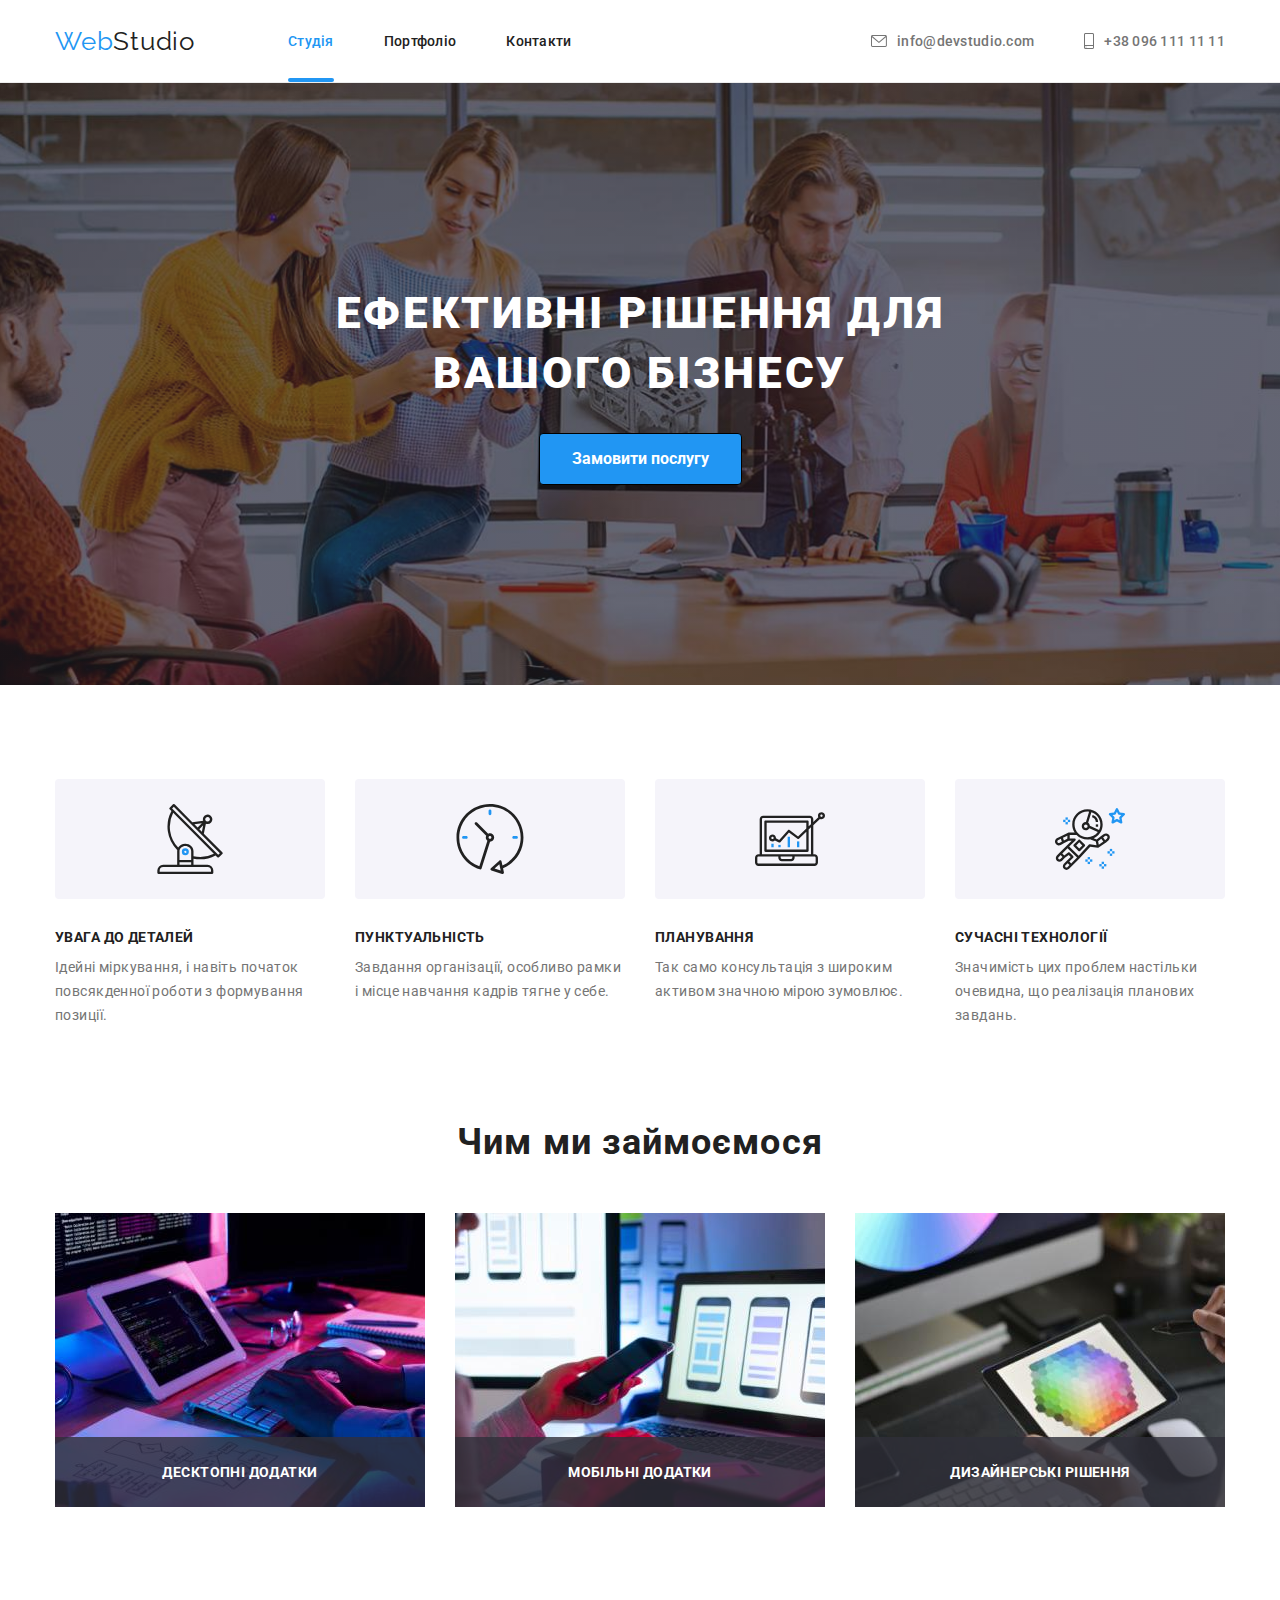
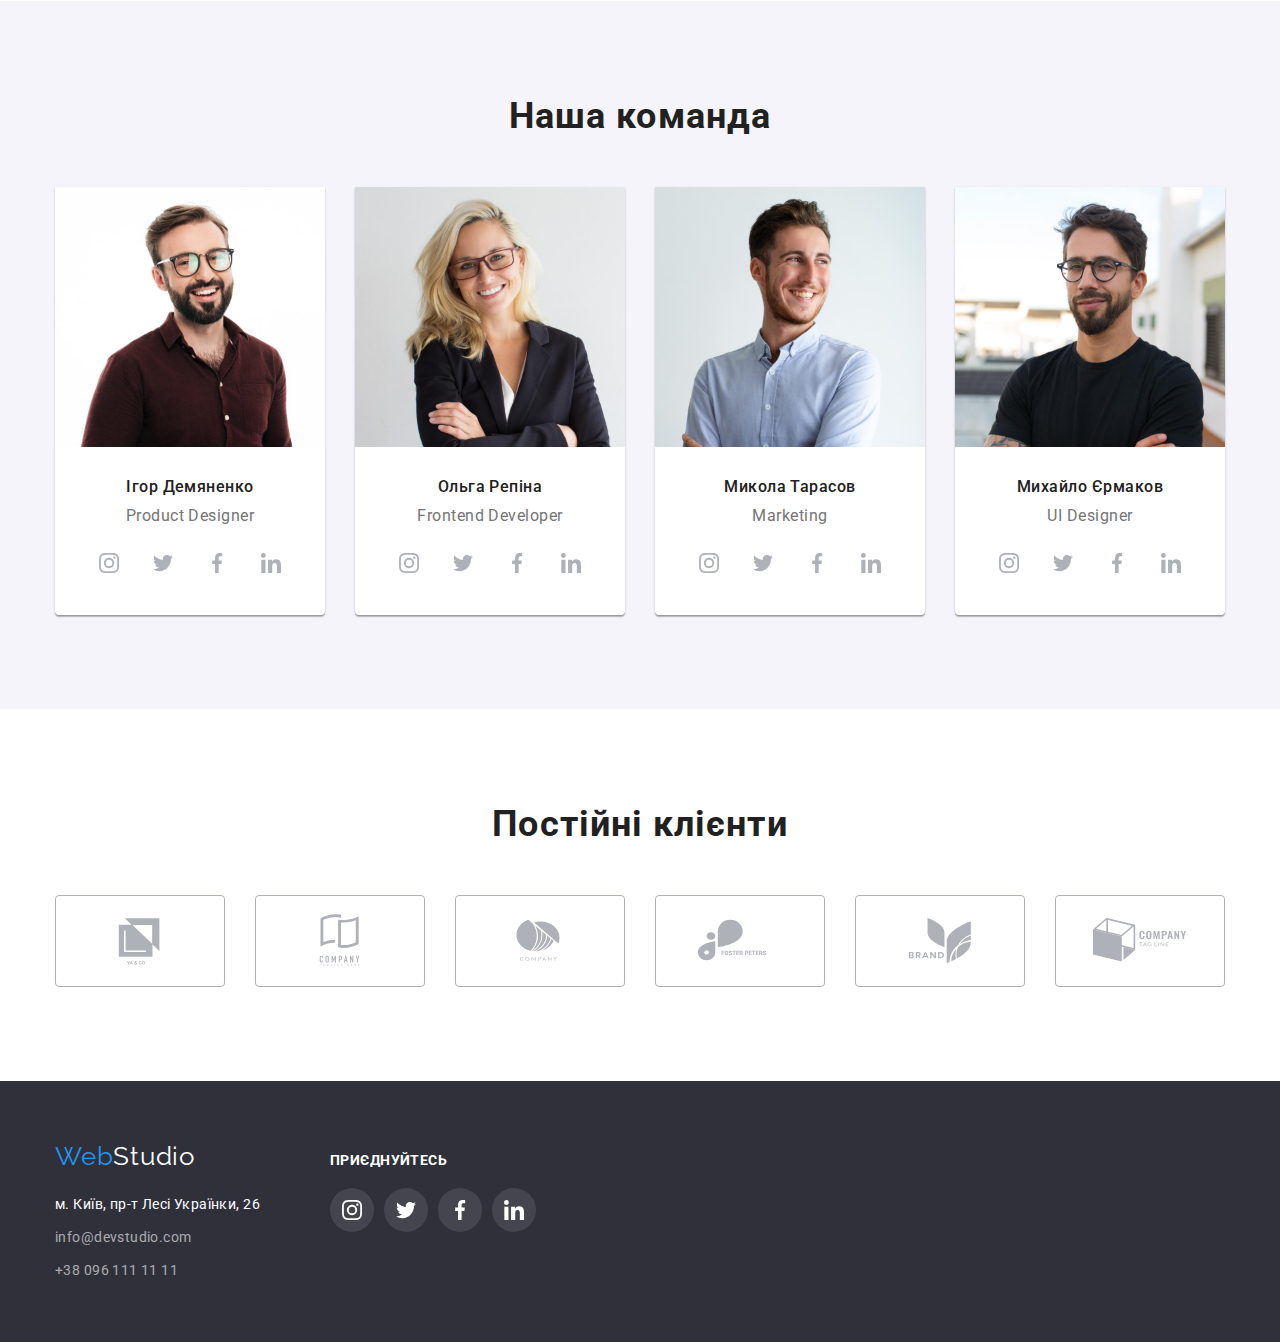
<file: index.html>
<!DOCTYPE html>
<html lang="uk">
  <head>
    <meta charset="UTF-8" />
    <meta http-equiv="X-UA-Compatible" content="IE=edge" />
    <meta name="viewport" content="width=device-width, initial-scale=1.0" />
    <title>WebStudio</title>

    <link rel="preconnect" href="https://fonts.googleapis.com" />
    <link rel="preconnect" href="https://fonts.gstatic.com" crossorigin />
    <link
      href="https://fonts.googleapis.com/css2?family=Raleway:wght@700&family=Roboto:wght@400;500;700;900&display=swap"
      rel="stylesheet"
    />
    <link
      rel="stylesheet"
      href="https://cdn.jsdelivr.net/npm/modern-normalize@1.1.0/modern-normalize.min.css"
    />
    <link rel="stylesheet" href="./css/style.css" />
  </head>
  <body>
    <header class="header">
      <div class="container content-header">
        <a href="./index.html" class="logo logo-header"
          ><span class="logo-decoration">Web</span>Studio</a
        >
        <nav class="nav">
          <ul class="nav-list list">
            <li><a href="./index.html" class="link current">Студія</a></li>
            <li>
              <a href="./portfolio.html" class="link">Портфоліо</a>
            </li>
            <li><a href="#" class="link">Контакти</a></li>
          </ul>
        </nav>
        <ul class="contacts list">
          <li>
            <a href="mailto:info@devstudio.com" class="contacts-link link"
              ><svg class="phone-icon" width="16" height="12">
                <use href="./images/icons.svg#icon-envelope"></use></svg
              >info@devstudio.com</a
            >
          </li>
          <li>
            <a href="tel:+380961111111" class="tel-link link"
              ><svg class="mail-icon" width="10" height="16">
                <use href="./images/icons.svg#icon-smartphone"></use></svg
              >+38 096 111 11 11</a
            >
          </li>
        </ul>
      </div>
    </header>
    <main>
      <!-- Секція герой -->
      <section class="hero">
        <div class="container">
          <h1 class="hero-title">Ефективні рішення для вашого бізнесу</h1>
          <button type="button" class="hero-btn" data-modal-open>
            Замовити послугу
          </button>
        </div>
      </section>
      <!-- секція наші переваги -->
      <section class="section benefits">
        <div class="container">
          <h2 class="title visually-hidden">Наші переваги</h2>
          <ul class="list benefits-list">
            <li class="benefits-item">
              <div class="benefits-item-icon">
                <svg class="benefits-icon" width="70" height="70">
                  <use href="./images/icons.svg#icon-antenna"></use>
                </svg>
              </div>
              <h3 class="benefits-title">Увага до деталей</h3>
              <p class="benefits-text">
                Ідейні міркування, і навіть початок повсякденної роботи з
                формування позиції.
              </p>
            </li>
            <li class="benefits-item">
              <div class="benefits-item-icon">
                <svg class="benefits-icon" width="70" height="70">
                  <use href="./images/icons.svg#icon-clock"></use>
                </svg>
              </div>
              <h3 class="benefits-title">Пунктуальність</h3>
              <p class="benefits-text">
                Завдання організації, особливо рамки і місце навчання кадрів
                тягне у себе.
              </p>
            </li>
            <li class="benefits-item">
              <div class="benefits-item-icon">
                <svg class="benefits-icon" width="70" height="70">
                  <use href="./images/icons.svg#icon-diagram"></use>
                </svg>
              </div>
              <h3 class="benefits-title">Планування</h3>
              <p class="benefits-text">
                Так само консультація з широким активом значною мірою зумовлює.
              </p>
            </li>
            <li class="benefits-item">
              <div class="benefits-item-icon">
                <svg class="benefits-icon" width="70" height="70">
                  <use href="./images/icons.svg#icon-astronaut"></use>
                </svg>
              </div>
              <h3 class="benefits-title">Сучасні технології</h3>
              <p class="benefits-text">
                Значимість цих проблем настільки очевидна, що реалізація
                планових завдань.
              </p>
            </li>
          </ul>
        </div>
      </section>
      <!-- Секція приклади -->
      <section class="section examples">
        <div class="container">
          <h2 class="title examples-title">Чим ми займоємося</h2>
          <ul class="list examples-list">
            <li>
              <div class="examples-signature">
                <img
                  src="./images/practice/pic1.jpg"
                  alt="Руки на клавітурі"
                  width="370"
                />
                <p class="sigature-title">Десктопні додатки</p>
              </div>
            </li>
            <li>
              <div class="examples-signature">
                <img
                  src="./images/practice/pic2.jpg"
                  alt="Руки з телефоном перед компютером"
                  width="370"
                />
                <p class="sigature-title">Мобільні додатки</p>
              </div>
            </li>
            <li>
              <div class="examples-signature">
                <img
                  src="./images/practice/pic3.jpg"
                  alt="Планшет в руках"
                  width="370"
                />
                <p class="sigature-title">Дизайнерські рішення</p>
              </div>
            </li>
          </ul>
        </div>
      </section>
      <!-- Секція наша команда -->
      <section class="section team">
        <div class="container cont-team">
          <h2 class="title team-titleh">Наша команда</h2>
          <ul class="list team-list">
            <li>
              <img
                src="./images/photo/photo1.jpg"
                alt="Фото Ігор Демяненко"
                width="270"
              />
              <div class="team-signature">
                <h3 class="team-title">Ігор Демяненко</h3>
                <p class="team-text">Product Designer</p>
                <ul class="team-items">
                  <li class="team-item-icon">
                    <a href="" class="team-icon-link">
                      <svg class="team-icon" width="20" height="20">
                        <use href="./images/icons.svg#icon-instagram"></use>
                      </svg>
                    </a>
                  </li>
                  <li class="team-item-icon">
                    <a href="" class="team-icon-link"
                      ><svg class="team-icon" width="20" height="20">
                        <use href="./images/icons.svg#icon-twitter"></use></svg
                    ></a>
                  </li>
                  <li class="team-item-icon">
                    <a href="" class="team-icon-link"
                      ><svg class="team-icon" width="20" height="20">
                        <use href="./images/icons.svg#icon-facebook"></use></svg
                    ></a>
                  </li>
                  <li class="team-item-icon">
                    <a href="" class="team-icon-link"
                      ><svg class="team-icon" width="20" height="20">
                        <use href="./images/icons.svg#icon-linkedin"></use></svg
                    ></a>
                  </li>
                </ul>
              </div>
            </li>
            <li>
              <img
                src="./images/photo/photo2.jpg"
                alt="Фото Ольга Репіна"
                width="270"
              />
              <div class="team-signature">
                <h3 class="team-title">Ольга Репіна</h3>
                <p class="team-text">Frontend Developer</p>
                <ul class="team-items">
                  <li class="team-item-icon">
                    <a href="" class="team-icon-link">
                      <svg class="team-icon" width="20" height="20">
                        <use href="./images/icons.svg#icon-instagram"></use>
                      </svg>
                    </a>
                  </li>
                  <li class="team-item-icon">
                    <a href="" class="team-icon-link"
                      ><svg class="team-icon" width="20" height="20">
                        <use href="./images/icons.svg#icon-twitter"></use></svg
                    ></a>
                  </li>
                  <li class="team-item-icon">
                    <a href="" class="team-icon-link"
                      ><svg class="team-icon" width="20" height="20">
                        <use href="./images/icons.svg#icon-facebook"></use></svg
                    ></a>
                  </li>
                  <li class="team-item-icon">
                    <a href="" class="team-icon-link"
                      ><svg class="team-icon" width="20" height="20">
                        <use href="./images/icons.svg#icon-linkedin"></use></svg
                    ></a>
                  </li>
                </ul>
              </div>
            </li>
            <li>
              <img
                src="./images/photo/photo3.jpg"
                alt="Фото Микола Тарасов"
                width="270"
              />
              <div class="team-signature">
                <h3 class="team-title">Микола Тарасов</h3>
                <p class="team-text">Marketing</p>
                <ul class="team-items">
                  <li class="team-item-icon">
                    <a href="" class="team-icon-link">
                      <svg class="team-icon" width="20" height="20">
                        <use href="./images/icons.svg#icon-instagram"></use>
                      </svg>
                    </a>
                  </li>
                  <li class="team-item-icon">
                    <a href="" class="team-icon-link"
                      ><svg class="team-icon" width="20" height="20">
                        <use href="./images/icons.svg#icon-twitter"></use></svg
                    ></a>
                  </li>
                  <li class="team-item-icon">
                    <a href="" class="team-icon-link"
                      ><svg class="team-icon" width="20" height="20">
                        <use href="./images/icons.svg#icon-facebook"></use></svg
                    ></a>
                  </li>
                  <li class="team-item-icon">
                    <a href="" class="team-icon-link"
                      ><svg class="team-icon" width="20" height="20">
                        <use href="./images/icons.svg#icon-linkedin"></use></svg
                    ></a>
                  </li>
                </ul>
              </div>
            </li>
            <li>
              <img
                src="./images/photo/photo4.jpg"
                alt="Фото Михайло Єрмаков"
                width="270"
              />
              <div class="team-signature">
                <h3 class="team-title">Михайло Єрмаков</h3>
                <p class="team-text">UI Designer</p>
                <ul class="team-items">
                  <li class="team-item-icon">
                    <a href="" class="team-icon-link">
                      <svg class="team-icon" width="20" height="20">
                        <use href="./images/icons.svg#icon-instagram"></use>
                      </svg>
                    </a>
                  </li>
                  <li class="team-item-icon">
                    <a href="" class="team-icon-link"
                      ><svg class="team-icon" width="20" height="20">
                        <use href="./images/icons.svg#icon-twitter"></use></svg
                    ></a>
                  </li>
                  <li class="team-item-icon">
                    <a href="" class="team-icon-link"
                      ><svg class="team-icon" width="20" height="20">
                        <use href="./images/icons.svg#icon-facebook"></use></svg
                    ></a>
                  </li>
                  <li class="team-item-icon">
                    <a href="" class="team-icon-link"
                      ><svg class="team-icon" width="20" height="20">
                        <use href="./images/icons.svg#icon-linkedin"></use></svg
                    ></a>
                  </li>
                </ul>
              </div>
            </li>
          </ul>
        </div>
      </section>
      <section class="section customers">
        <div class="container">
          <h2 class="title title-customers">Постійні клієнти</h2>
          <ul class="customers-list">
            <li class="customers-list-item">
              <a href="" class="customers-link"
                ><svg class="customers-icon" width="106" height="60">
                  <use href="./images/icons.svg#icon-yaco"></use></svg
              ></a>
            </li>
            <li class="customers-list-item">
              <a href="" class="customers-link"
                ><svg class="customers-icon" width="106" height="60">
                  <use href="./images/icons.svg#icon-companyth"></use></svg
              ></a>
            </li>
            <li class="customers-list-item">
              <a href="" class="customers-link"
                ><svg class="customers-icon" width="106" height="60">
                  <use href="./images/icons.svg#icon-company"></use></svg
              ></a>
            </li>
            <li class="customers-list-item">
              <a href="" class="customers-link"
                ><svg class="customers-icon" width="106" height="60">
                  <use href="./images/icons.svg#icon-foster"></use></svg
              ></a>
            </li>
            <li class="customers-list-item">
              <a href="" class="customers-link"
                ><svg class="customers-icon" width="106" height="60">
                  <use href="./images/icons.svg#icon-brand"></use></svg
              ></a>
            </li>
            <li class="customers-list-item">
              <a href="" class="customers-link"
                ><svg class="customers-icon" width="106" height="60">
                  <use href="./images/icons.svg#icon-comtl"></use></svg
              ></a>
            </li>
          </ul>
        </div>
      </section>
    </main>
    <footer class="footer">
      <div class="container cont-footer">
        <!-- first-block -->
        <div>
          <a href="./index.html" class="logo logo-footer"
            ><span class="logo-decoration">Web</span
            ><span class="logo-footer-tw">Studio</span></a
          >
          <address class="footer-address">
            <ul class="contacts-list-footer list">
              <li>
                <a
                  href="https://www.google.com/maps/place/%D0%B1%D1%83%D0%BB%D1%8C%D0%B2%D0%B0%D1%80+%D0%9B%D0%B5%D1%81%D1%96+%D0%A3%D0%BA%D1%80%D0%B0%D1%97%D0%BD%D0%BA%D0%B8,+26,+%D0%9A%D0%B8%D1%97%D0%B2,+02000/@50.4265807,30.5361971,17z/data=!3m1!4b1!4m5!3m4!1s0x40d4cf0e033ecbe9:0x57a4dffefec77da0!8m2!3d50.4265807!4d30.5383858"
                  target="_blank"
                  class="contacts-adress link link-footer"
                  >м. Київ, пр-т Лесі Українки, 26</a
                >
              </li>
              <li>
                <a
                  href="mailto:info@devstudio.com"
                  class="contacts-footer link link-footer"
                  >info@devstudio.com</a
                >
              </li>
              <li>
                <a
                  href="tel:+380961111111"
                  class="contacts-footer link link-footer"
                  >+38 096 111 11 11</a
                >
              </li>
            </ul>
          </address>
        </div>
        <!-- second block -->
        <div class="footer-block-soc">
          <h2 class="footer-title">Приєднуйтесь</h2>
          <ul class="footer-soc">
            <li class="footer-item">
              <a href="" class="footer-soc-item">
                <svg class="footer-icon" width="20" height="20">
                  <use href="./images/icons.svg#icon-instagram"></use>
                </svg>
              </a>
            </li>
            <li class="footer-item">
              <a href="" class="footer-soc-item">
                <svg class="footer-icon" width="20" height="20">
                  <use href="./images/icons.svg#icon-twitter"></use></svg
              ></a>
            </li>
            <li class="footer-item">
              <a href="" class="footer-soc-item">
                <svg class="footer-icon" width="20" height="20">
                  <use href="./images/icons.svg#icon-facebook"></use></svg
              ></a>
            </li>
            <li class="footer-item">
              <a href="" class="footer-soc-item">
                <svg class="footer-icon" width="20" height="20">
                  <use href="./images/icons.svg#icon-linkedin"></use></svg
              ></a>
            </li>
          </ul>
        </div>
      </div>
    </footer>
    <div class="backdrop is-hidden" data-modal>
      <div class="modal">
        <button type="button" class="backdrop-btn" data-modal-close>
          <svg class="backdrop-icon" width="18" height="18">
            <use href="./images/icons.svg#icon-closebtn"></use>
          </svg>
        </button>
      </div>
    </div>
    <script src="./js/modal.js"></script>
  </body>
</html>
</file>
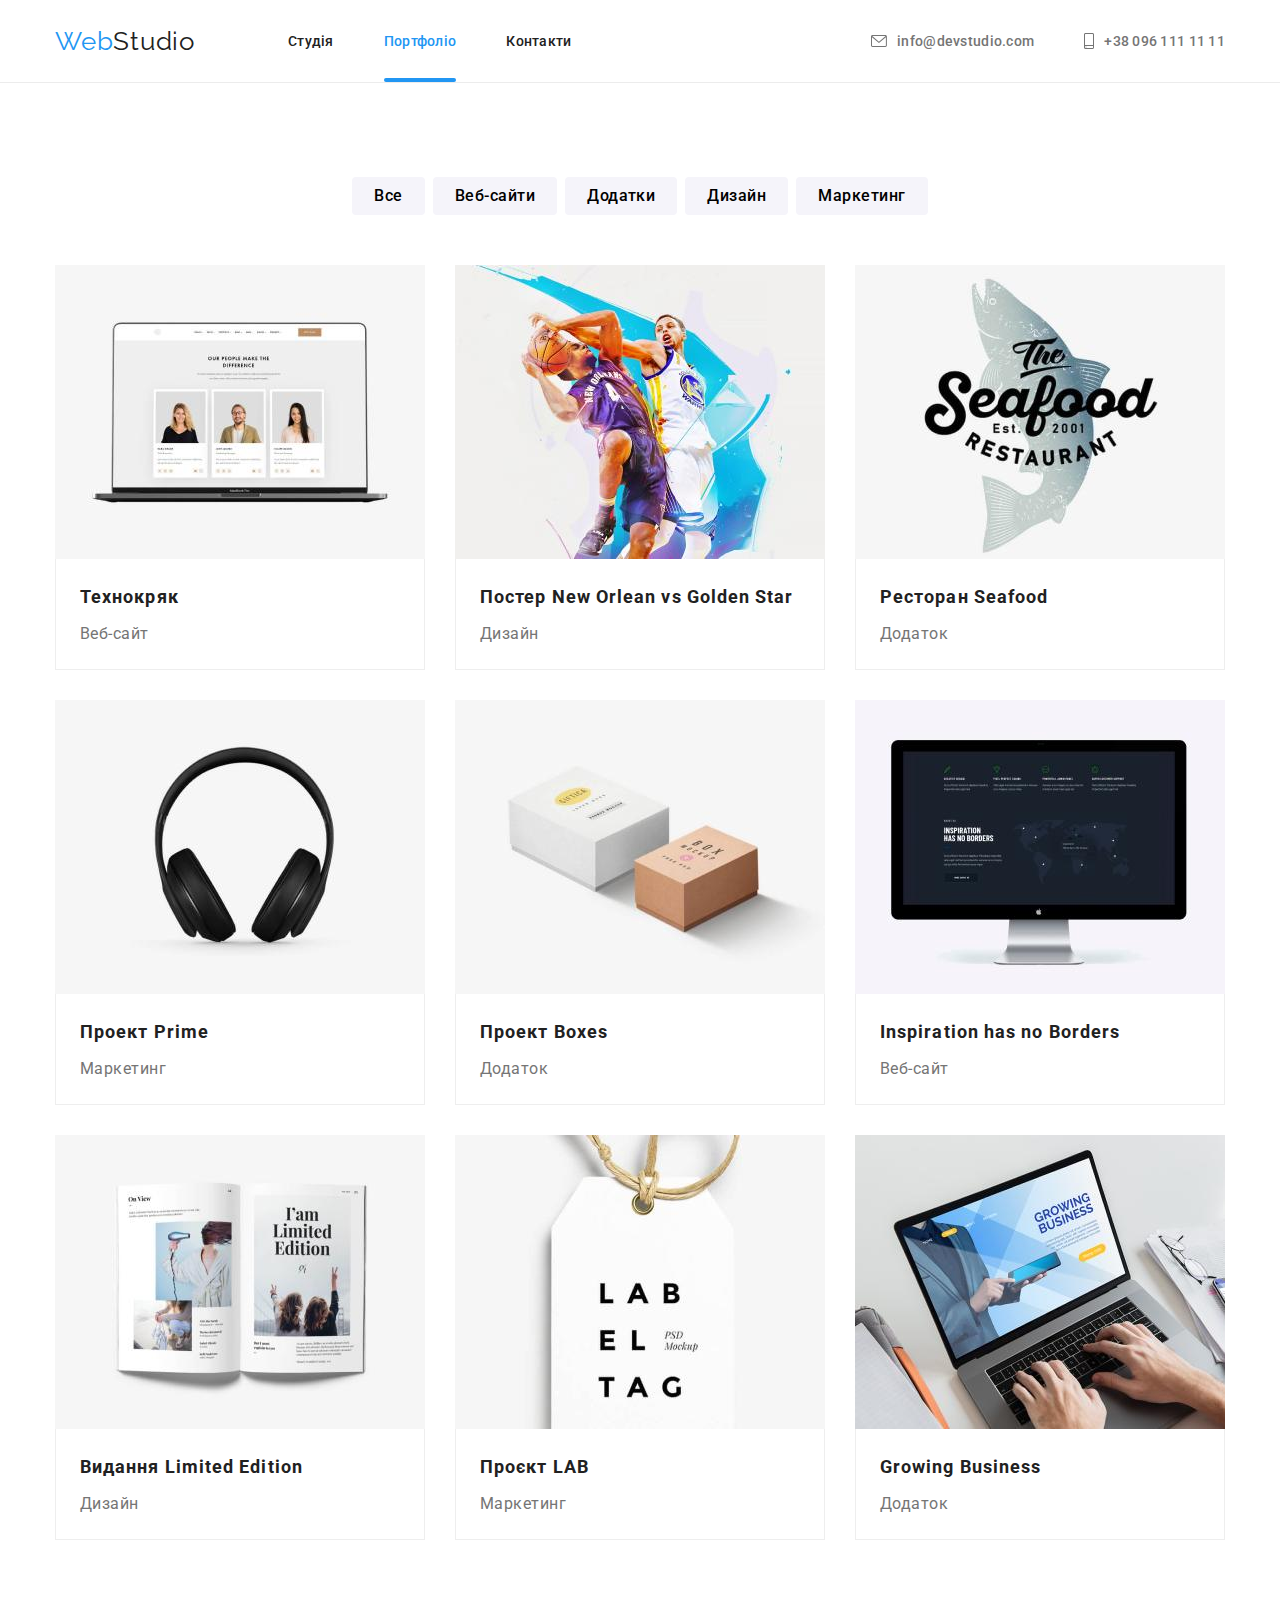
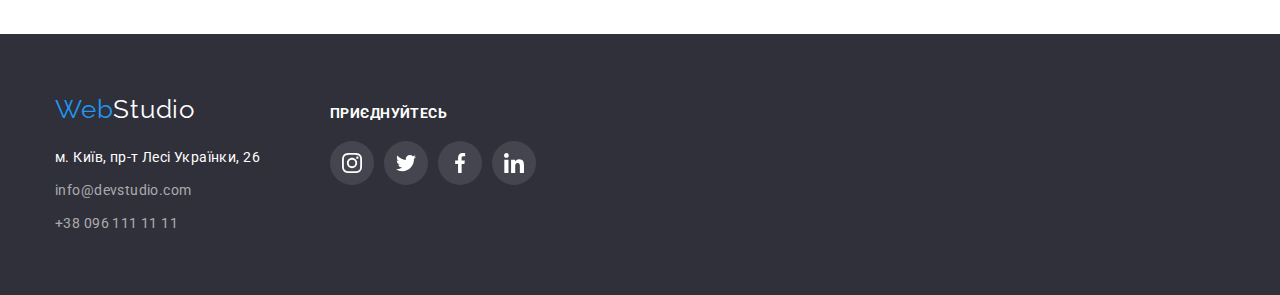
<file: portfolio.html>
<!DOCTYPE html>
<html lang="uk">
  <head>
    <meta charset="UTF-8" />
    <meta http-equiv="X-UA-Compatible" content="IE=edge" />
    <meta name="viewport" content="width=device-width, initial-scale=1.0" />
    <title>WebStudio</title>

    <link rel="preconnect" href="https://fonts.googleapis.com" />
    <link rel="preconnect" href="https://fonts.gstatic.com" crossorigin />
    <link
      href="https://fonts.googleapis.com/css2?family=Raleway:wght@700&family=Roboto:wght@400;500;700;900&display=swap"
      rel="stylesheet"
    />
    <link
      rel="stylesheet"
      href="https://cdn.jsdelivr.net/npm/modern-normalize@1.1.0/modern-normalize.min.css"
    />
    <link rel="stylesheet" href="./css/style.css" />
  </head>
  <body>
    <header class="header">
      <div class="container content-header">
        <a href="./index.html" class="logo logo-header"
          ><span class="logo-decoration">Web</span>Studio</a
        >
        <nav class="nav">
          <ul class="nav-list list">
            <li><a href="./index.html" class="link">Студія</a></li>
            <li>
              <a href="./portfolio.html" class="link current">Портфоліо</a>
            </li>
            <li><a href="#" class="link">Контакти</a></li>
          </ul>
        </nav>
        <ul class="contacts list">
          <li>
            <a href="mailto:info@devstudio.com" class="contacts-link link"
              ><svg class="phone-icon" width="16" height="12">
                <use href="./images/icons.svg#icon-envelope"></use></svg
              >info@devstudio.com</a
            >
          </li>
          <li>
            <a href="tel:+380961111111" class="tel-link link"
              ><svg class="mail-icon" width="10" height="16">
                <use href="./images/icons.svg#icon-smartphone"></use></svg
              >+38 096 111 11 11</a
            >
          </li>
        </ul>
      </div>
    </header>
    <main>
      <section class="section portfolio">
        <div class="container">
          <h1 class="title title-hide visually-hidden">Портфоліо</h1>
          <ul class="list list-btn">
            <li><button type="button" class="portfolio-btn">Все</button></li>
            <li>
              <button type="button" class="portfolio-btn">Веб-сайти</button>
            </li>
            <li>
              <button type="button" class="portfolio-btn">Додатки</button>
            </li>
            <li>
              <button type="button" class="portfolio-btn">Дизайн</button>
            </li>
            <li>
              <button type="button" class="portfolio-btn">Маркетинг</button>
            </li>
          </ul>
          <ul class="list portfolio-list">
            <li class="portfolio-item">
              <a class="link portfolio-link" href="#">
                <div class="portfilio-discription">
                  <img
                    src="./images/portfolio/laptop.jpg"
                    alt="ноутбук"
                    width="370"
                  />
                  <p class="img-discription">
                    Ресурс пропонує комплексні пропозиції з різним рівнем
                    функціоналу та сервісів. Все це дозволить відвідувачу
                    отримати вичерпні відомості про компанію чи приватну особу.
                  </p>
                </div>
                <div class="discription">
                  <h2 class="portfolio-title">Технокряк</h2>
                  <p class="portfolio-text">Веб-сайт</p>
                </div></a
              >
            </li>
            <li class="portfolio-item">
              <a class="link portfolio-link" href="#">
                <div class="portfilio-discription">
                  <img
                    src="./images/portfolio/two-players.jpg"
                    alt="два гравці грають в баскетбол"
                    width="370"
                  />
                  <p class="img-discription">
                    Ресурс пропонує комплексні пропозиції з різним рівнем
                    функціоналу та сервісів. Все це дозволить відвідувачу
                    отримати вичерпні відомості про компанію чи приватну особу.
                  </p>
                </div>
                <div class="discription">
                  <h2 class="portfolio-title">
                    Постер New Orlean vs Golden Star
                  </h2>
                  <p class="portfolio-text">Дизайн</p>
                </div>
              </a>
            </li>
            <li class="portfolio-item">
              <a class="link portfolio-link" href="#">
                <div class="portfilio-discription">
                  <img
                    src="./images/portfolio/seafood.jpg"
                    alt="додаток 'seafood'"
                    width="370"
                  />
                  <p class="img-discription">
                    Ресурс пропонує комплексні пропозиції з різним рівнем
                    функціоналу та сервісів. Все це дозволить відвідувачу
                    отримати вичерпні відомості про компанію чи приватну особу.
                  </p>
                </div>
                <div class="discription">
                  <h2 class="portfolio-title">Ресторан Seafood</h2>
                  <p class="portfolio-text">Додаток</p>
                </div></a
              >
            </li>
            <li class="portfolio-item">
              <a class="link portfolio-link" href="#">
                <div class="portfilio-discription">
                  <img
                    src="./images/portfolio/headphone.jpg"
                    alt="навушники"
                    width="370"
                  />
                  <p class="img-discription">
                    Ресурс пропонує комплексні пропозиції з різним рівнем
                    функціоналу та сервісів. Все це дозволить відвідувачу
                    отримати вичерпні відомості про компанію чи приватну особу.
                  </p>
                </div>
                <div class="discription">
                  <h2 class="portfolio-title">Проект Prime</h2>
                  <p class="portfolio-text">Маркетинг</p>
                </div></a
              >
            </li>
            <li class="portfolio-item">
              <a class="link portfolio-link" href="#">
                <div class="portfilio-discription">
                  <img
                    src="./images/portfolio/boxes.jpg"
                    alt="додаток 'boxes'"
                    width="370"
                  />
                  <p class="img-discription">
                    Ресурс пропонує комплексні пропозиції з різним рівнем
                    функціоналу та сервісів. Все це дозволить відвідувачу
                    отримати вичерпні відомості про компанію чи приватну особу.
                  </p>
                </div>
                <div class="discription">
                  <h2 class="portfolio-title">Проект Boxes</h2>
                  <p class="portfolio-text">Додаток</p>
                </div></a
              >
            </li>
            <li class="portfolio-item">
              <a class="link portfolio-link" href="#">
                <div class="portfilio-discription">
                  <img
                    src="./images/portfolio/inspiration.jpg"
                    alt="монітор з відкритим Веб-сайтом"
                    width="370"
                  />
                  <p class="img-discription">
                    Ресурс пропонує комплексні пропозиції з різним рівнем
                    функціоналу та сервісів. Все це дозволить відвідувачу
                    отримати вичерпні відомості про компанію чи приватну особу.
                  </p>
                </div>
                <div class="discription">
                  <h2 class="portfolio-title">Inspiration has no Borders</h2>
                  <p class="portfolio-text">Веб-сайт</p>
                </div></a
              >
            </li>
            <li class="portfolio-item">
              <a class="link portfolio-link" href="#">
                <div class="portfilio-discription">
                  <img
                    src="./images/portfolio/limiteded.jpg"
                    alt="Книжка"
                    width="370"
                  />
                  <p class="img-discription">
                    Ресурс пропонує комплексні пропозиції з різним рівнем
                    функціоналу та сервісів. Все це дозволить відвідувачу
                    отримати вичерпні відомості про компанію чи приватну особу.
                  </p>
                </div>
                <div class="discription">
                  <h2 class="portfolio-title">Видання Limited Edition</h2>
                  <p class="portfolio-text">Дизайн</p>
                </div></a
              >
            </li>
            <li class="portfolio-item">
              <a class="link portfolio-link" href="#">
                <div class="portfilio-discription">
                  <img
                    src="./images/portfolio/lab.jpg"
                    alt="бірка з написом лаб"
                    width="370"
                  />
                  <p class="img-discription">
                    Ресурс пропонує комплексні пропозиції з різним рівнем
                    функціоналу та сервісів. Все це дозволить відвідувачу
                    отримати вичерпні відомості про компанію чи приватну особу.
                  </p>
                </div>
                <div class="discription">
                  <h2 class="portfolio-title">Проєкт LAB</h2>
                  <p class="portfolio-text">Маркетинг</p>
                </div></a
              >
            </li>
            <li class="portfolio-item">
              <a class="link portfolio-link" href="#">
                <div class="portfilio-discription">
                  <img
                    src="./images/portfolio/growingb.jpg"
                    alt="руки на клавіатурі"
                    width="370"
                  />
                  <p class="img-discription">
                    Ресурс пропонує комплексні пропозиції з різним рівнем
                    функціоналу та сервісів. Все це дозволить відвідувачу
                    отримати вичерпні відомості про компанію чи приватну особу.
                  </p>
                </div>
                <div class="discription">
                  <h2 class="portfolio-title">Growing Business</h2>
                  <p class="portfolio-text">Додаток</p>
                </div></a
              >
            </li>
          </ul>
        </div>
      </section>
    </main>
    <footer class="footer">
      <div class="container cont-footer">
        <!-- first-block -->
        <div>
          <a href="./index.html" class="logo logo-footer"
            ><span class="logo-decoration">Web</span
            ><span class="logo-footer-tw">Studio</span></a
          >
          <address class="footer-address">
            <ul class="contacts-list-footer list">
              <li>
                <a
                  href="https://www.google.com/maps/place/%D0%B1%D1%83%D0%BB%D1%8C%D0%B2%D0%B0%D1%80+%D0%9B%D0%B5%D1%81%D1%96+%D0%A3%D0%BA%D1%80%D0%B0%D1%97%D0%BD%D0%BA%D0%B8,+26,+%D0%9A%D0%B8%D1%97%D0%B2,+02000/@50.4265807,30.5361971,17z/data=!3m1!4b1!4m5!3m4!1s0x40d4cf0e033ecbe9:0x57a4dffefec77da0!8m2!3d50.4265807!4d30.5383858"
                  target="_blank"
                  class="contacts-adress link link-footer"
                  >м. Київ, пр-т Лесі Українки, 26</a
                >
              </li>
              <li>
                <a
                  href="mailto:info@devstudio.com"
                  class="contacts-footer link link-footer"
                  >info@devstudio.com</a
                >
              </li>
              <li>
                <a
                  href="tel:+380961111111"
                  class="contacts-footer link link-footer"
                  >+38 096 111 11 11</a
                >
              </li>
            </ul>
          </address>
        </div>
        <!-- second block -->
        <div class="footer-block-soc">
          <h2 class="footer-title">Приєднуйтесь</h2>
          <ul class="footer-soc">
            <li class="footer-item">
              <a href="" class="footer-soc-item">
                <svg class="footer-icon" width="20" height="20">
                  <use href="./images/icons.svg#icon-instagram"></use>
                </svg>
              </a>
            </li>
            <li class="footer-item">
              <a href="" class="footer-soc-item">
                <svg class="footer-icon" width="20" height="20">
                  <use href="./images/icons.svg#icon-twitter"></use></svg
              ></a>
            </li>
            <li class="footer-item">
              <a href="" class="footer-soc-item">
                <svg class="footer-icon" width="20" height="20">
                  <use href="./images/icons.svg#icon-facebook"></use></svg
              ></a>
            </li>
            <li class="footer-item">
              <a href="" class="footer-soc-item">
                <svg class="footer-icon" width="20" height="20">
                  <use href="./images/icons.svg#icon-linkedin"></use></svg
              ></a>
            </li>
          </ul>
        </div>
      </div>
    </footer>
  </body>
</html>
</file>
<file: css/style.css>
:root {
  --logo-color: #2196f3;
  --second-logo-color: #212121;
  --accent-color: #2196f3;
  --first-title-color: #ffffff;
  --second-title-color: #212121;
  --text-color: #757575;
  --btn-text-color: #212121;
  --contacts-footer-color: rgba(255, 255, 255, 0.6);
  --color-btn-menu: #f5f4fa;
  --color-hero-btn: #188ce8;
  --transition-hover: 250ms cubic-bezier(0.4, 0, 0.2, 1);
}
html {
  box-sizing: border-box;
}
img {
  max-width: 100%;
  height: auto;
  display: block;
}
body {
  font-family: roboto, sans-serif;
  color: var(--second-title-color);
}
ul {
  text-decoration: none;
  list-style: none;
  padding: 0;
  margin: 0;
}
h1,
h2,
h3,
p {
  margin: 0;
  padding: 0;
}
.list,
.logo,
.link {
  list-style: none;
  text-decoration: none;
  margin: 0;
  padding: 0;
}
.container {
  margin: 0 auto;
  padding: 0 15px 0 15px;
  width: 1200px;
  /* outline: solid red; */
}
.section {
  padding-top: 94px;
  padding-bottom: 94px;
  /* outline: solid red; */
}
.backdrop {
  position: fixed;
  top: 0;
  left: 0;
  width: 100%;
  height: 100%;
  background-color: rgba(0, 0, 0, 0.2);
  transition: opacity var(--transition-hover),
    visibility var(--transition-hover);
}
.backdrop.is-hidden .modal {
  transform: translate(-50%, -50%) scale(0.1);
}
.modal {
  position: absolute;
  top: 50%;
  left: 50%;
  transform: translate(-50%, -50%) scale(1);
  transition: transform var(--transition-hover);
  width: 528px;
  min-height: 581px;
  background: #ffffff;
  box-shadow: 0px 1px 3px rgba(0, 0, 0, 0.12), 0px 1px 1px rgba(0, 0, 0, 0.14),
    0px 2px 1px rgba(0, 0, 0, 0.2);
  border-radius: 4px;
}
.backdrop-btn {
  position: absolute;
  top: 10px;
  right: 10px;
  display: flex;
  align-items: center;
  border-radius: 50%;
  width: 30px;
  height: 30px;
  background-color: transparent;
  border: 1px solid rgba(0, 0, 0, 0.1);
  cursor: pointer;
  transition: fill var(--transition-hover);
}
.backdrop-btn:hover,
.backdrop-btn:focus {
  fill: var(--accent-color);
}
.is-hidden {
  opacity: 0;
  visibility: hidden;
  pointer-events: none;
}
/* header */
.header {
  border-bottom: 1px solid #ececec;
}
.logo {
  font-family: "Raleway";
  font-size: 26px;
  line-height: calc(31 / 26);
  letter-spacing: 0.03em;
  color: var(--second-logo-color);
}
.logo-header {
  margin-right: 93px;
}
.logo-decoration {
  color: var(--logo-color);
}

.link {
  font-size: 14px;
  font-weight: 500;
  font-style: normal;
  line-height: calc(16 / 14);
  letter-spacing: 0.02em;
  color: var(--second-title-color);
  transition: color var(--transition-hover);
}
.contacts-link,
.tel-link {
  color: var(--text-color);
}
.link.current {
  color: var(--accent-color);
  position: relative;
}

.link:hover,
.link:focus {
  color: var(--accent-color);
}

.contacts-link:hover .phone-icon,
.contacts-link:focus .phone-icon {
  fill: var(--accent-color);
}

.tel-link:hover .mail-icon,
.tel-link:focus .mail-icon {
  fill: var(--accent-color);
}

.content-header {
  display: flex;
  align-items: center;
  justify-content: center;
}
.nav-list {
  display: flex;
  align-items: center;
  gap: 50px;
  padding: 32px 0;
}
.current::after {
  position: absolute;
  bottom: -1px;
  display: block;
  content: "";
  background-color: var(--accent-color);
  width: 100%;
  height: 4px;
  border-radius: 2px;
}
.nav-list > li > a {
  padding: 32px 0;
}
.contacts.list {
  margin-left: auto;
  display: flex;
  gap: 50px;
}
.contacts-link,
.tel-link {
  padding: 32px 0;
}
.contacts-link {
  background-color: #ffffff;
  display: flex;
  align-items: center;
  justify-content: center;
  fill: #757575;
}
.mail-icon,
.phone-icon {
  margin-right: 10px;
  transition: fill var(--transition-hover);
}
.tel-link {
  background-color: #ffffff;
  display: flex;
  align-items: center;
  justify-content: center;
  fill: #757575;
  transition: fill var(--transition-hover), color var(--transition-hover);
}
/* Секція герой */
.hero {
  padding: 200px 0;
  text-align: center;
  background-color: #2f303a;
  background-image: linear-gradient(
      rgba(47, 48, 58, 0.4),
      rgba(47, 48, 58, 0.4)
    ),
    url("../images/heropic.jpg");
  background-repeat: no-repeat;
  background-position: center;
  background-size: cover;
  max-width: 1600px;
  margin-right: auto;
  margin-left: auto;
}

.hero-title {
  font-weight: 900;
  font-size: 44px;
  line-height: calc(60 / 44);
  letter-spacing: 0.06em;
  text-transform: uppercase;
  color: var(--first-title-color);
  max-width: 696px;
  margin-left: auto;
  margin-right: auto;
  margin-bottom: 30px;
}
.hero-btn {
  font-family: "Roboto";
  font-size: 16px;
  line-height: calc(30 / 16);
  text-align: center;
  background-color: var(--accent-color);
  color: var(--first-title-color);
  font-weight: 700;
  cursor: pointer;
  border: 1px solid #000000;
  box-shadow: 0px 4px 4px rgba(0, 0, 0, 0.15);
  border-radius: 4px;
  padding: 10px 32px;
  min-width: 200px;
  transition: background-color var(--transition-hover);
}
.hero-btn:hover,
.hero-btn:focus {
  background-color: var(--color-hero-btn);
}
/* Секція переваги */
.benefits {
}
.benefits-item-icon {
  display: flex;
  justify-content: center;
  align-items: center;
  margin-bottom: 30px;
  background-color: #f5f4fa;
  border-radius: 4px;
  min-height: 120px;
}
.benefits-list {
  display: flex;
  justify-content: center;
  gap: 30px;
}
.benefits-item {
  box-sizing: border-box;
  text-align: left;
  max-width: 270px;
}
.title {
  font-size: 36px;
  line-height: calc(42 / 36);
  text-align: center;
  letter-spacing: 0.03em;
  color: var(--second-title-color);
  margin: 0;
  padding: 0;
}
.visually-hidden {
  position: absolute;
  width: 1px;
  height: 1px;
  margin: -1px;
  border: 0;
  padding: 0;
  white-space: nowrap;
  clip-path: inset(100%);
  clip: rect(0 0 0 0);
  overflow: hidden;
}
.benefits-title {
  font-size: 14px;
  line-height: calc(16 / 14);
  letter-spacing: 0.03em;
  text-transform: uppercase;
  color: var(--second-title-color);
  margin: 0 0 10px 0;
  padding: 0;
}
.benefits-text {
  font-size: 14px;
  line-height: calc(24 / 14);
  letter-spacing: 0.03em;
  color: var(--text-color);
  margin: 0;
  padding: 0;
}
.benefits-list > li {
  max-width: 270px;
}
/* Чим ми займоємося */
.examples {
  padding-top: 0;
}
.examples-title {
  margin-bottom: 50px;
}
.examples-list {
  display: flex;
  gap: 30px;
}
.examples-signature {
  position: relative;
}
.sigature-title {
  position: absolute;
  bottom: 0;
  left: 0;
  width: 100%;
  height: 70px;

  background-color: rgba(47, 48, 58, 0.8);
  font-weight: 700;
  font-size: 14px;
  line-height: 16px;
  display: flex;
  align-items: center;
  justify-content: center;
  letter-spacing: 0.03em;
  text-transform: uppercase;
  color: #ffffff;
}
/* Секція наша команда */
.team {
  background-color: #f5f4fa;
}
.team-list {
  display: flex;
  align-items: center;
  justify-content: center;
  gap: 30px;
}
.team-list > li {
  max-width: 270px;
  box-shadow: 0px 1px 3px rgba(0, 0, 0, 0.12), 0px 1px 1px rgba(0, 0, 0, 0.14),
    0px 2px 1px rgba(0, 0, 0, 0.2);
  border-radius: 0px 0px 4px 4px;
  background-color: #ffffff;
}
.team-titleh {
  margin-bottom: 50px;
}
.team-signature {
  padding-top: 30px;
  padding-bottom: 30px;
}
.team-title {
  font-weight: 500;
  font-size: 16px;
  line-height: calc(19 / 16);
  letter-spacing: 0.03em;
  color: var(--second-title-color);
  margin-bottom: 10px;
  padding: 0;
  text-align: center;
}
.team-text {
  font-size: 16px;
  line-height: calc(19 / 16);
  letter-spacing: 0.03em;
  color: var(--text-color);
  margin: 0 0 16px 0;
  padding: 0;
  text-align: center;
}
.team-items {
  display: flex;
  justify-content: center;
  gap: 10px;
  padding: 0;
}
.team-icon-link {
  width: 44px;
  height: 44px;
  border-radius: 50%;
  background-color: #ffffff;
  display: flex;
  align-items: center;
  justify-content: center;
  fill: #afb1b8;
  transition: background-color var(--transition-hover),
    fill var(--transition-hover);
}
.team-icon-link:hover,
.team-icon-link:focus {
  background-color: #2196f3;
  fill: #ffffff;
}
/* Постійні клієнти */
.customers {
}
.title-customers {
  margin-bottom: 50px;
}
.customers-list {
  display: flex;
  gap: 30px;
}
.customers-list-item {
}
.customers-link {
  width: 170px;
  height: 92px;
  border: 1px solid #afb1b8;
  border-radius: 4px;
  display: flex;
  align-items: center;
  justify-content: center;
  fill: #afb1b8;
  transition: fill var(--transition-hover), border var(--transition-hover);
}

.customers-link:hover,
.customers-link:focus {
  fill: #2196f3;
  border: 1px solid #2196f3;
}
.customers-icon {
}
/* FOoTTEr */
.footer {
  padding: 60px 0;
  background-color: #2f303a;
}
.logo-footer {
  display: block;
  margin-bottom: 20px;
}
.logo-footer-tw {
  color: var(--first-title-color);
}
.contacts-list-footer > li:not(:last-child) {
  display: block;
  margin-bottom: 9px;
}
.contacts-adress {
  font-weight: 400;
  font-size: 14px;
  line-height: calc(24 / 14);
  letter-spacing: 0.03em;
  color: var(--first-title-color);
}
.contacts-footer {
  font-weight: 400;
  font-size: 14px;
  line-height: 24px;
  letter-spacing: 0.03em;
  color: var(--contacts-footer-color);
}
.footer-title {
  font-weight: 700;
  font-size: 14px;
  line-height: 16px;
  letter-spacing: 0.03em;
  text-transform: uppercase;
  margin-bottom: 20px;
  color: #ffffff;
}
.cont-footer {
  display: flex;
  align-items: baseline;
}
.footer-block-soc {
  margin-left: 70px;
}
.footer-soc {
  display: flex;
  gap: 10px;
}
.footer-soc-item {
  width: 44px;
  height: 44px;
  border-radius: 50%;
  background-color: rgba(255, 255, 255, 0.1);
  display: flex;
  align-items: center;
  justify-content: center;
  fill: #ffffff;
  transition: background-color var(--transition-hover),
    fill var(--transition-hover);
}
.footer-soc-item:hover,
.footer-soc-item:focus {
  background-color: #2196f3;
  fill: #ffffff;
}

/* Портфоліо */
.portfolio {
}
.list-btn {
  display: flex;
  align-items: center;
  justify-content: center;
  gap: 8px;
  margin-bottom: 50px;
  /* outline: solid orange; */
}
.portfolio-btn {
  background-color: var(--color-btn-menu);
  font-weight: 500;
  font-size: 16px;
  line-height: 1.62;
  text-align: center;
  letter-spacing: 0.03em;
  padding: 6px 22px;
  border-radius: 4px;
  border: 0;
  cursor: pointer;
  border-radius: 4px;
  transition: color var(--transition-hover),
    background-color var(--transition-hover), box-shadow var(--transition-hover);
}
.portfolio-btn:hover,
.portfolio-btn:focus {
  color: var(--color-btn-menu);
  background-color: var(--accent-color);
  box-shadow: 0px 4px 4px rgba(0, 0, 0, 0.25);
}
.portfolio-title {
  font-size: 18px;
  line-height: calc(36 / 18);
  letter-spacing: 0.06em;
  color: var(--second-title-color);
  margin: 0 0 4px 0;
}
.portfolio-text {
  font-weight: 400;
  font-size: 16px;
  line-height: calc(30 / 16);
  letter-spacing: 0.03em;
  color: var(--text-color);
}
.portfolio-list {
  display: flex;
  flex-wrap: wrap;
  gap: 30px;
}
.discription {
  border-bottom: 1px solid #eeeeee;
  border-left: 1px solid #eeeeee;
  border-right: 1px solid #eeeeee;
  padding: 20px 24px 20px 24px;
}
.portfilio-discription {
  position: relative;
  overflow: hidden;
}
.img-discription {
  display: block;
  position: absolute;
  top: 0.5%;
  left: 0;
  height: 100%;
  color: var(--first-title-color);
  background-color: rgba(33, 150, 243, 0.9);
  font-weight: 400;
  font-size: 18px;
  line-height: 28px;
  letter-spacing: 0.03em;
  padding: 63px 24px;
  transform: translateY(100%);
  overflow: auto;
  transition: transform var(--transition-hover);
}
.portfolio-link:hover .img-discription,
.portfolio-link:focus .img-discription {
  transform: translateY(0);
}
.portfolio-link {
  display: block;
  transition: box-shadow var(--transition-hover);
}
.portfolio-list .portfolio-link:hover,
.portfolio-list .portfolio-link:focus {
  box-shadow: 0px 4px 4px rgba(0, 0, 0, 0.25);
}
</file>
